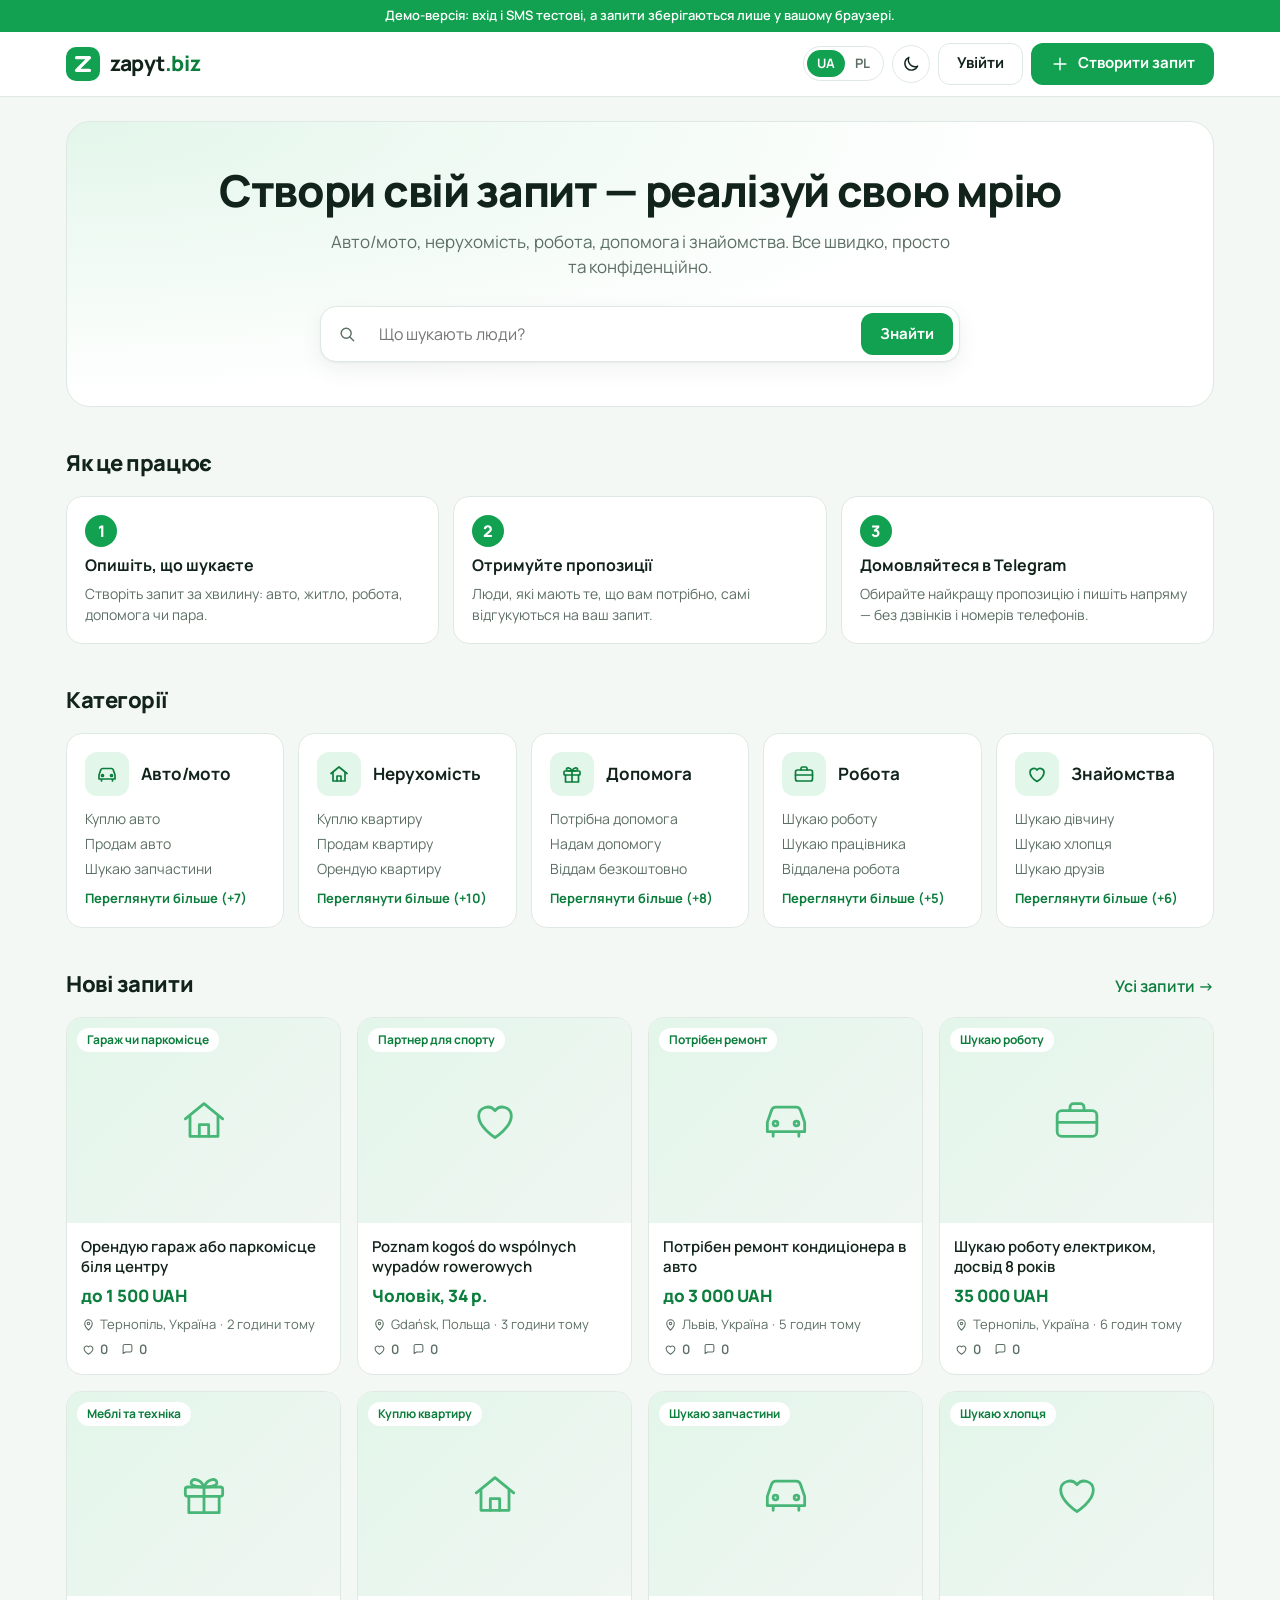
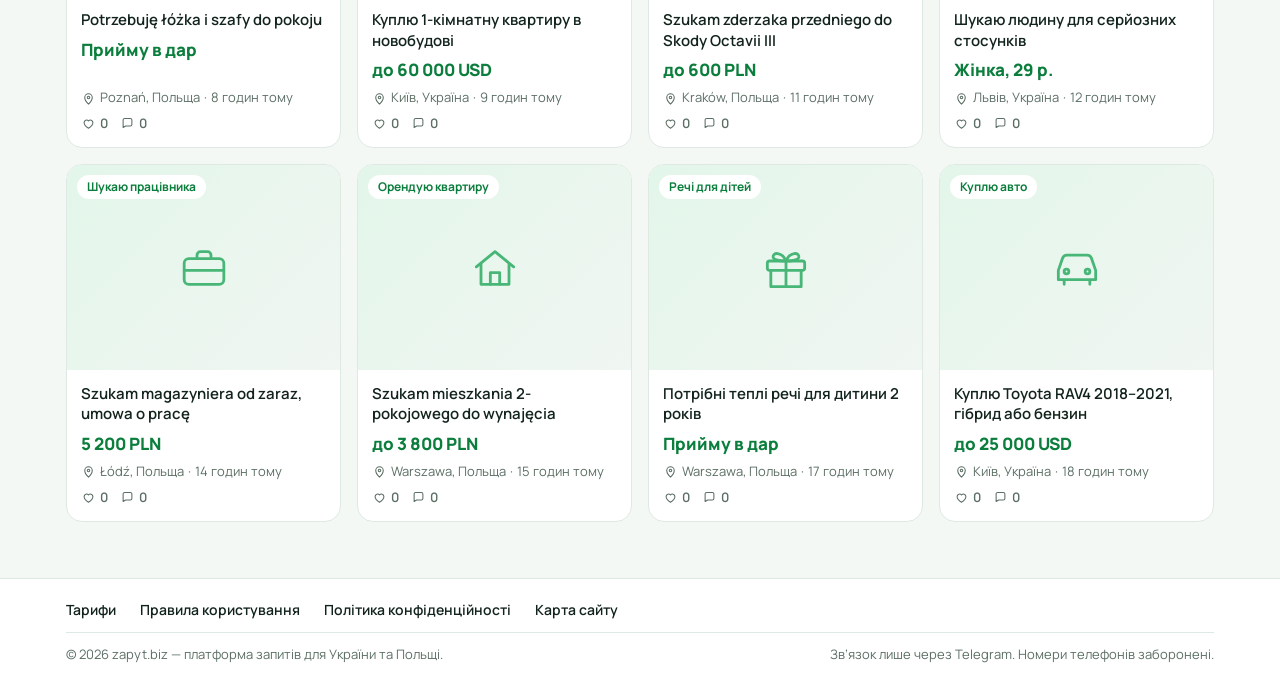
<file: index.html>
<!doctype html>
<html lang="uk">
<head>
  <meta charset="utf-8">
  <meta name="viewport" content="width=device-width, initial-scale=1">
  <title>zapyt.biz — запити на авто/мото, нерухомість, роботу</title>
  <meta name="description" content="zapyt.biz — платформа запитів: авто/мото, нерухомість, допомога, робота, знайомства. Platforma zapytań po ukraińsku i po polsku.">
  <meta name="theme-color" content="#12a150">
  <link rel="icon" href="data:image/svg+xml,%3Csvg xmlns='http://www.w3.org/2000/svg' viewBox='0 0 32 32'%3E%3Crect width='32' height='32' rx='9' fill='%2312a150'/%3E%3Cpath d='M10 10h12l-12 12h12' fill='none' stroke='%23fff' stroke-width='3.2' stroke-linecap='round' stroke-linejoin='round'/%3E%3C/svg%3E">
  <script>
    (function () {
      var theme = null;
      try { theme = localStorage.getItem('theme'); } catch (e) {}
      if (!theme) theme = matchMedia('(prefers-color-scheme: dark)').matches ? 'dark' : 'light';
      document.documentElement.dataset.theme = theme;
    })();
  </script>
  <link rel="preconnect" href="https://fonts.googleapis.com">
  <link rel="preconnect" href="https://fonts.gstatic.com" crossorigin>
  <link href="https://fonts.googleapis.com/css2?family=Manrope:wght@400;500;600;700;800&display=swap" rel="stylesheet">
  <link rel="stylesheet" href="styles.css?v=10">
</head>
<body>
  <div class="demo-banner" id="demo-banner" hidden></div>
  <header class="header">
    <div class="container header-row">
      <a class="logo" href="#/" aria-label="zapyt.biz">
        <span class="logo-mark"><svg viewBox="0 0 32 32" aria-hidden="true"><path d="M10 10h12l-12 12h12" fill="none" stroke="currentColor" stroke-width="3.2" stroke-linecap="round" stroke-linejoin="round"/></svg></span>
        <span>zapyt<b>.biz</b></span>
      </a>
      <div class="header-actions" id="header-actions"></div>
    </div>
  </header>

  <main class="container" id="app"></main>

  <footer class="footer">
    <div class="container footer-row" id="footer"></div>
  </footer>

  <div id="modal-root"></div>
  <div id="toasts" aria-live="polite"></div>

  <script src="mode.js?v=10"></script>
  <script src="i18n.js?v=10"></script>
  <script src="pages.js?v=10"></script>
  <script src="demo-api.js?v=10"></script>
  <script src="app.js?v=10"></script>
</body>
</html>
</file>
<file: styles.css>
:root {
  --bg: #f4f8f5;
  --surface: #ffffff;
  --surface-2: #f0f6f2;
  --text: #11231a;
  --muted: #5c6f64;
  --border: #dfe9e3;
  --green: #12a150;
  --green-hover: #0d8a43;
  --green-soft: #e3f6ea;
  --green-text: #0b7d3c;
  --on-green: #ffffff;
  --danger: #c93a3a;
  --shadow: 0 1px 2px rgba(16, 40, 26, .05), 0 8px 24px rgba(16, 40, 26, .06);
  --radius: 16px;
  color-scheme: light;
}

:root[data-theme="dark"] {
  --bg: #0b130f;
  --surface: #131d18;
  --surface-2: #19261f;
  --text: #e7f2ea;
  --muted: #93a79b;
  --border: #24342b;
  --green: #2ecf77;
  --green-hover: #4ddc8d;
  --green-soft: #153322;
  --green-text: #4ddc8d;
  --on-green: #05210f;
  --danger: #ff7a7a;
  --shadow: 0 1px 2px rgba(0, 0, 0, .3), 0 8px 24px rgba(0, 0, 0, .25);
  color-scheme: dark;
}

* { box-sizing: border-box; }

html { -webkit-text-size-adjust: 100%; }

body {
  margin: 0;
  min-height: 100vh;
  display: flex;
  flex-direction: column;
  background: var(--bg);
  color: var(--text);
  font: 16px/1.5 Manrope, -apple-system, "Segoe UI", Roboto, sans-serif;
}

h1, h2, h3, p { margin: 0; }
a { color: inherit; text-decoration: none; }
img { display: block; max-width: 100%; }
[hidden] { display: none !important; }

.container { width: 100%; max-width: 1180px; margin: 0 auto; padding: 0 16px; }
main.container { flex: 1; padding-top: 24px; padding-bottom: 56px; }

.icon { width: 20px; height: 20px; flex: none; }
.muted { color: var(--muted); }
.small { font-size: 13px; }
.pre { white-space: pre-wrap; overflow-wrap: anywhere; }
.link { color: var(--green-text); font-weight: 600; display: inline-flex; align-items: center; gap: 6px; }
.link:hover { text-decoration: underline; }
.stack { display: grid; gap: 12px; }

/* Смужка демо-режиму */
.demo-banner { padding: 6px 16px; background: var(--green); color: var(--on-green); font-size: 13px; font-weight: 600; text-align: center; }

/* Шапка */
.header {
  position: sticky; top: 0; z-index: 20;
  background: color-mix(in srgb, var(--surface) 88%, transparent);
  backdrop-filter: blur(12px);
  border-bottom: 1px solid var(--border);
}
.header-row { display: flex; align-items: center; justify-content: space-between; gap: 12px; height: 64px; }
.logo { display: flex; align-items: center; gap: 10px; font-size: 21px; font-weight: 800; letter-spacing: -.02em; }
.logo b { color: var(--green-text); font-weight: 800; }
.logo-mark { width: 34px; height: 34px; border-radius: 10px; background: var(--green); color: var(--on-green); display: grid; place-items: center; }
.logo-mark svg { width: 34px; height: 34px; }
.header-actions { display: flex; align-items: center; gap: 8px; }

.lang { display: flex; padding: 3px; border: 1px solid var(--border); border-radius: 999px; background: var(--surface); }
.lang button { border: 0; background: none; color: var(--muted); font: inherit; font-size: 13px; font-weight: 700; padding: 4px 10px; border-radius: 999px; cursor: pointer; }
.lang button.on { background: var(--green); color: var(--on-green); }

.icon-btn {
  width: 38px; height: 38px; display: grid; place-items: center; flex: none;
  border: 1px solid var(--border); border-radius: 999px; background: var(--surface); color: var(--text); cursor: pointer;
}
.icon-btn:hover { border-color: var(--green); color: var(--green-text); }

.user-chip { display: flex; align-items: center; gap: 8px; padding: 4px 12px 4px 4px; border: 1px solid var(--border); border-radius: 999px; background: var(--surface); font-weight: 600; font-size: 14px; }
.user-chip:hover { border-color: var(--green); }
.user-chip span:last-child { max-width: 120px; overflow: hidden; text-overflow: ellipsis; white-space: nowrap; }

.avatar { width: 30px; height: 30px; border-radius: 50%; background: var(--green-soft); color: var(--green-text); display: grid; place-items: center; font-weight: 800; font-size: 14px; object-fit: cover; flex: none; }
.avatar-lg { width: 52px; height: 52px; font-size: 22px; }

/* Кнопки */
.btn {
  display: inline-flex; align-items: center; justify-content: center; gap: 8px;
  height: 42px; padding: 0 18px; border-radius: 12px; border: 1px solid transparent;
  font: inherit; font-weight: 700; font-size: 15px; cursor: pointer; white-space: nowrap;
  transition: background .15s, border-color .15s, transform .05s;
}
.btn:active { transform: translateY(1px); }
.btn:disabled { opacity: .6; cursor: default; }
.btn-primary { background: var(--green); color: var(--on-green); }
.btn-primary:hover { background: var(--green-hover); }
.btn-ghost { background: var(--surface); border-color: var(--border); color: var(--text); }
.btn-ghost:hover { border-color: var(--green); color: var(--green-text); }
.btn-danger { background: none; border-color: var(--border); color: var(--danger); }
.btn-danger:hover { border-color: var(--danger); }
.btn-block { width: 100%; }

:focus-visible { outline: 2px solid var(--green); outline-offset: 2px; }

/* Головна */
.hero {
  padding: 44px 28px; margin-bottom: 36px; border-radius: 24px; text-align: center;
  background: radial-gradient(120% 140% at 0% 0%, var(--green-soft), var(--surface) 70%);
  border: 1px solid var(--border);
}
.hero h1 { font-size: clamp(28px, 5vw, 44px); line-height: 1.12; font-weight: 800; letter-spacing: -.03em; text-wrap: balance; }
.hero p { max-width: 620px; margin: 14px auto 26px; color: var(--muted); font-size: 17px; text-wrap: pretty; }

.search {
  display: flex; align-items: center; gap: 10px; max-width: 640px; margin: 0 auto;
  padding: 6px 6px 6px 16px; border-radius: 16px; background: var(--surface); border: 1px solid var(--border); box-shadow: var(--shadow);
}
.search:focus-within { border-color: var(--green); }
.search .icon { color: var(--muted); }
.search input { flex: 1; min-width: 0; height: 42px; border: 0; background: none; color: var(--text); font: inherit; outline: none; }
.search-compact { max-width: none; margin-bottom: 18px; }

.section-title { font-size: 22px; font-weight: 800; letter-spacing: -.02em; margin: 0 0 16px; }
.section-head { display: flex; align-items: baseline; justify-content: space-between; gap: 12px; }
#app > section + section, .grid + .section-title, p + .section-title { margin-top: 40px; }

.how { list-style: none; padding: 0; margin: 0; display: grid; grid-template-columns: repeat(auto-fit, minmax(220px, 1fr)); gap: 14px; }
.how li { display: grid; gap: 6px; padding: 18px; border-radius: var(--radius); background: var(--surface); border: 1px solid var(--border); }
.how-num { width: 32px; height: 32px; border-radius: 50%; background: var(--green); color: var(--on-green); display: grid; place-items: center; font-weight: 800; }
.how p { font-size: 14px; }

.cat-grid { display: grid; grid-template-columns: repeat(auto-fit, minmax(200px, 1fr)); gap: 14px; }
.cat-card { padding: 18px; border-radius: var(--radius); background: var(--surface); border: 1px solid var(--border); }
.cat-card:hover { border-color: var(--green); }
.cat-head { display: flex; align-items: center; gap: 12px; font-size: 17px; }
.cat-icon { width: 44px; height: 44px; border-radius: 12px; background: var(--green-soft); color: var(--green-text); display: grid; place-items: center; }
.cat-icon .icon { width: 24px; height: 24px; }
.cat-subs { display: flex; flex-direction: column; gap: 4px; margin-top: 12px; font-size: 14px; color: var(--muted); }
.cat-subs a:hover { color: var(--green-text); }
.more-btn { margin-top: 10px; padding: 0; border: 0; background: none; color: var(--green-text); font: inherit; font-size: 13px; font-weight: 700; cursor: pointer; }
.more-btn:hover { text-decoration: underline; }
.chip-more { border-style: dashed; color: var(--green-text); background: none; font: inherit; font-size: 13px; font-weight: 600; cursor: pointer; }

/* Картки */
.grid { display: grid; grid-template-columns: repeat(auto-fill, minmax(230px, 1fr)); gap: 16px; }
.card { display: flex; flex-direction: column; border-radius: var(--radius); overflow: hidden; background: var(--surface); border: 1px solid var(--border); transition: transform .15s, box-shadow .15s, border-color .15s; }
.card:hover { transform: translateY(-2px); box-shadow: var(--shadow); border-color: var(--green); }
.card.is-closed { opacity: .7; }
.card-media { position: relative; aspect-ratio: 4 / 3; background: var(--surface-2); }
.card-media img { width: 100%; height: 100%; object-fit: cover; }
.card-placeholder { width: 100%; height: 100%; display: grid; place-items: center; color: var(--green); background: linear-gradient(135deg, var(--green-soft), var(--surface-2)); }
.card-placeholder .icon { width: 56px; height: 56px; stroke-width: 1.2; opacity: .75; }
.badge { position: absolute; left: 10px; top: 10px; padding: 3px 10px; border-radius: 999px; background: var(--surface); color: var(--green-text); font-size: 12px; font-weight: 700; }
.badge-closed { left: auto; right: 10px; background: var(--text); color: var(--surface); }
.badge.static { position: static; display: inline-block; margin-bottom: 8px; }
.card-body { display: flex; flex-direction: column; gap: 6px; padding: 14px; flex: 1; }
.card-body h3 { font-size: 15px; font-weight: 600; line-height: 1.35; display: -webkit-box; -webkit-line-clamp: 2; -webkit-box-orient: vertical; overflow: hidden; }
.card-price { font-size: 17px; font-weight: 800; color: var(--green-text); }
.card-meta { display: flex; align-items: center; flex-wrap: wrap; gap: 4px; margin-top: auto; color: var(--muted); font-size: 13px; }
.card-meta .icon { width: 15px; height: 15px; }
.card-extra { margin-top: 6px; padding-top: 8px; border-top: 1px solid var(--border); font-size: 13px; color: var(--muted); display: -webkit-box; -webkit-line-clamp: 2; -webkit-box-orient: vertical; overflow: hidden; }

/* Список */
.tabs { display: flex; gap: 8px; overflow-x: auto; padding-bottom: 4px; margin-bottom: 12px; scrollbar-width: none; }
.tabs::-webkit-scrollbar { display: none; }
.tab, .chip { display: inline-flex; align-items: center; gap: 8px; flex: none; padding: 8px 14px; border-radius: 999px; border: 1px solid var(--border); background: var(--surface); font-weight: 600; font-size: 14px; }
.tab:hover, .chip:hover { border-color: var(--green); }
.tab.on { background: var(--green); border-color: var(--green); color: var(--on-green); }
.chips { display: flex; flex-wrap: wrap; gap: 8px; margin-bottom: 12px; }
.chip { padding: 5px 12px; font-size: 13px; }
.chip.on { background: var(--green-soft); border-color: var(--green); color: var(--green-text); }

.filters { display: flex; flex-wrap: wrap; align-items: flex-end; gap: 12px; padding: 16px; margin-bottom: 20px; border-radius: var(--radius); background: var(--surface); border: 1px solid var(--border); }
.filters .field { flex: 1 1 160px; }
.filters .field-narrow { flex: 1 1 100px; }
.results-count { margin-bottom: 12px; font-size: 14px; }
.pager { display: grid; grid-template-columns: 1fr auto 1fr; align-items: center; gap: 12px; margin-top: 28px; }
.pager > :last-child { justify-self: end; }
.pager > :first-child { justify-self: start; }

/* Поля */
.field { display: flex; flex-direction: column; gap: 6px; min-width: 0; }
.field > span { font-size: 13px; font-weight: 700; color: var(--muted); }
.field small, .contact-box small { font-size: 12px; color: var(--muted); }
input, select, textarea {
  width: 100%; padding: 10px 12px; border-radius: 12px; border: 1px solid var(--border);
  background: var(--surface); color: var(--text); font: inherit; font-size: 15px;
}
input, select { height: 42px; }
textarea { resize: vertical; min-height: 96px; }
input:focus, select:focus, textarea:focus { outline: none; border-color: var(--green); box-shadow: 0 0 0 3px var(--green-soft); }
.input-prefix { display: flex; align-items: center; border: 1px solid var(--border); border-radius: 12px; background: var(--surface); }
.input-prefix:focus-within { border-color: var(--green); box-shadow: 0 0 0 3px var(--green-soft); }
.input-prefix i { padding-left: 12px; color: var(--muted); font-style: normal; font-weight: 700; }
.input-prefix input { border: 0; box-shadow: none !important; background: none; padding-left: 4px; }

/* Панелі, сторінка запиту */
.panel { padding: 22px; border-radius: var(--radius); background: var(--surface); border: 1px solid var(--border); }
.panel h2 { font-size: 18px; font-weight: 800; margin-bottom: 10px; }
.back { display: inline-flex; align-items: center; gap: 4px; margin-bottom: 16px; color: var(--muted); font-weight: 600; font-size: 14px; }
.back:hover { color: var(--green-text); }

.detail { display: grid; grid-template-columns: minmax(0, 1fr) 340px; gap: 20px; align-items: start; }
.detail-main, .detail-side { display: grid; gap: 16px; min-width: 0; }
.detail-side { position: sticky; top: 84px; }
.detail-side h1 { font-size: 22px; line-height: 1.25; font-weight: 800; letter-spacing: -.02em; overflow-wrap: anywhere; }
.detail-price { margin: 10px 0; font-size: 26px; font-weight: 800; color: var(--green-text); }
.detail-side .panel { display: grid; gap: 10px; }
.detail-side .detail-price { margin: 0; }
.author { display: flex; align-items: center; gap: 12px; }
.contact-nick { text-align: center; font-weight: 700; color: var(--green-text); }

.gallery { border-radius: var(--radius); overflow: hidden; background: var(--surface); border: 1px solid var(--border); }
.gallery > img { width: 100%; max-height: 520px; object-fit: contain; background: var(--surface-2); }
.gallery-placeholder { aspect-ratio: 16 / 7; }
.thumbs { display: flex; gap: 8px; padding: 10px; overflow-x: auto; }
.thumbs button { flex: none; width: 76px; height: 58px; padding: 0; border-radius: 10px; overflow: hidden; border: 2px solid transparent; background: none; cursor: pointer; }
.thumbs button.on { border-color: var(--green); }
.thumbs img { width: 100%; height: 100%; object-fit: cover; }

.response { display: flex; gap: 12px; padding: 14px 0; border-top: 1px solid var(--border); }
.response:first-of-type { margin-top: 12px; }
.response > div { display: grid; gap: 6px; min-width: 0; }
.response-head { display: flex; align-items: baseline; flex-wrap: wrap; gap: 8px; }
.quote { padding: 12px 14px; border-radius: 12px; background: var(--green-soft); }
.panel .stack { margin-top: 12px; }
.panel .stack .btn { justify-self: start; }

/* Форма запиту */
.form { max-width: 760px; margin: 0 auto; display: grid; gap: 18px; }
.form h1 { font-size: 26px; font-weight: 800; letter-spacing: -.02em; }
.row { display: grid; grid-template-columns: 1fr 1fr; gap: 14px; }
.photo-list { display: flex; flex-wrap: wrap; gap: 10px; }
.photo { position: relative; width: 104px; height: 80px; border-radius: 12px; overflow: hidden; border: 1px solid var(--border); }
.photo img { width: 100%; height: 100%; object-fit: cover; }
.photo button { position: absolute; top: 4px; right: 4px; width: 24px; height: 24px; padding: 0; border: 0; border-radius: 50%; background: rgba(0, 0, 0, .6); color: #fff; display: grid; place-items: center; cursor: pointer; }
.photo button .icon { width: 14px; height: 14px; }
.photo-add { display: grid; place-items: center; align-content: center; gap: 2px; border-style: dashed; background: var(--surface-2); color: var(--muted); font: inherit; font-size: 12px; font-weight: 600; cursor: pointer; }
.photo-add:hover { border-color: var(--green); color: var(--green-text); }
.contact-box { display: flex; align-items: center; gap: 14px; padding: 14px; border-radius: 12px; background: var(--green-soft); }
.contact-box > div:last-child { display: grid; gap: 2px; }
.contact-icon { width: 42px; height: 42px; border-radius: 50%; background: var(--green); color: var(--on-green); display: grid; place-items: center; flex: none; }
.form-actions { display: flex; justify-content: flex-end; gap: 10px; }

.me-head { display: flex; align-items: center; justify-content: space-between; flex-wrap: wrap; gap: 14px; margin-bottom: 32px; }
.me-head h1 { font-size: 22px; font-weight: 800; }

/* Порожні стани, завантаження */
.empty { padding: 56px 20px; text-align: center; border-radius: var(--radius); border: 1px dashed var(--border); background: var(--surface); display: grid; gap: 8px; justify-items: center; }
.empty-icon { width: 52px; height: 52px; border-radius: 50%; background: var(--green-soft); color: var(--green-text); display: grid; place-items: center; }
.loading { display: flex; justify-content: center; gap: 6px; padding: 48px 0; }
.loading span { width: 9px; height: 9px; border-radius: 50%; background: var(--green); animation: pulse 1s infinite ease-in-out; }
.loading span:nth-child(2) { animation-delay: .15s; }
.loading span:nth-child(3) { animation-delay: .3s; }
@keyframes pulse { 0%, 80%, 100% { opacity: .25; transform: scale(.8); } 40% { opacity: 1; transform: scale(1); } }

/* Вікно входу */
.modal-backdrop { position: fixed; inset: 0; z-index: 50; display: grid; place-items: center; padding: 16px; background: rgba(5, 15, 10, .55); backdrop-filter: blur(3px); }
.modal { position: relative; width: 100%; max-width: 420px; padding: 32px 26px 26px; border-radius: 22px; background: var(--surface); border: 1px solid var(--border); box-shadow: var(--shadow); display: grid; gap: 14px; text-align: center; }
.modal h2 { font-size: 22px; font-weight: 800; letter-spacing: -.02em; }
.modal .field { text-align: left; }
.modal-close { position: absolute; top: 12px; right: 12px; border: 0; }
.modal-icon { width: 56px; height: 56px; margin: 0 auto; border-radius: 50%; background: var(--green-soft); color: var(--green-text); display: grid; place-items: center; }
.modal-icon .icon { width: 28px; height: 28px; }
.tg-widget { min-height: 48px; display: grid; place-items: center; }
.notice { padding: 12px 14px; border-radius: 12px; background: var(--surface-2); border: 1px dashed var(--border); font-size: 13px; text-align: left; color: var(--muted); }
.notice b { color: var(--text); }

#toasts { position: fixed; left: 50%; bottom: 20px; transform: translateX(-50%); z-index: 60; display: grid; gap: 8px; width: min(92vw, 420px); pointer-events: none; }
.toast { padding: 12px 16px; border-radius: 12px; background: var(--text); color: var(--bg); font-weight: 600; font-size: 14px; box-shadow: var(--shadow); animation: rise .2s ease-out; }
.toast-error { background: var(--danger); color: #fff; }
:root[data-theme="dark"] .toast-error { color: #2a0808; }
@keyframes rise { from { opacity: 0; transform: translateY(8px); } }

.footer { border-top: 1px solid var(--border); background: var(--surface); }
.footer-row { display: flex; flex-wrap: wrap; justify-content: space-between; gap: 6px 24px; padding-top: 20px; padding-bottom: 20px; color: var(--muted); font-size: 13px; }

/* Підвал із посиланнями */
.footer-row { flex-direction: column; gap: 12px; }
.footer-links { display: flex; flex-wrap: wrap; gap: 8px 24px; font-size: 14px; font-weight: 600; color: var(--text); }
.footer-links a:hover { color: var(--green-text); }
.footer-note { display: flex; flex-wrap: wrap; justify-content: space-between; gap: 6px 24px; padding-top: 12px; border-top: 1px solid var(--border); }

/* Інформаційні сторінки */
.prose { max-width: 820px; margin: 0 auto; }
.prose h1 { font-size: 28px; font-weight: 800; letter-spacing: -.02em; margin-bottom: 4px; }
.prose h2 { font-size: 18px; margin: 26px 0 8px; }
.prose p, .prose li { color: var(--text); line-height: 1.65; }
.prose ul { margin: 8px 0; padding-left: 22px; }
.prose li + li { margin-top: 4px; }
.prose a { color: var(--green-text); font-weight: 600; }
.prose a:hover { text-decoration: underline; }
.sitemap { display: grid; grid-template-columns: repeat(auto-fill, minmax(190px, 1fr)); gap: 4px 28px; }
.sitemap ul { list-style: none; padding: 0; }
.sitemap h2 a { color: var(--text); }

/* Тарифи */
.pricing-head { max-width: 640px; margin: 8px auto 28px; text-align: center; }
.pricing-head h1 { font-size: clamp(28px, 4vw, 38px); font-weight: 800; letter-spacing: -.03em; margin-bottom: 8px; }
.plans { display: grid; grid-template-columns: repeat(auto-fit, minmax(250px, 1fr)); gap: 18px; align-items: stretch; }
.plan { position: relative; display: flex; flex-direction: column; gap: 6px; padding: 26px; }
.plan h2 { font-size: 20px; margin: 0; }
.plan-popular { border: 2px solid var(--green); box-shadow: var(--shadow); }
.plan-tag { position: absolute; top: -12px; left: 24px; padding: 3px 12px; border-radius: 999px; background: var(--green); color: var(--on-green); font-size: 12px; font-weight: 700; }
.plan-price { display: flex; align-items: baseline; gap: 8px; margin: 12px 0 6px; }
.plan-price b { font-size: 32px; font-weight: 800; letter-spacing: -.02em; }
.plan ul { list-style: none; padding: 0; margin: 8px 0 20px; display: grid; gap: 10px; flex: 1; align-content: start; }
.plan li { display: flex; gap: 10px; align-items: flex-start; font-size: 15px; }
.plan li .icon { color: var(--green-text); margin-top: 2px; }
.pricing-note { text-align: center; margin-top: 20px; }

/* Підтвердження номера */
.code-input { text-align: center; font-size: 24px; font-weight: 800; letter-spacing: .35em; height: 54px; }
.dev-code { font-size: 18px; letter-spacing: .12em; color: var(--green-text) !important; }
.verify-links { display: flex; flex-wrap: wrap; justify-content: space-between; gap: 8px; }
.link-btn { border: 0; padding: 0; background: none; font: inherit; font-size: 13px; font-weight: 600; color: var(--green-text); cursor: pointer; }
.link-btn:disabled { color: var(--muted); cursor: default; }
.banner { display: flex; flex-wrap: wrap; align-items: center; justify-content: space-between; gap: 12px; padding: 14px 18px; margin: -16px 0 32px; border-radius: var(--radius); background: var(--green-soft); border: 1px solid var(--green); font-weight: 600; }
.verified-line { display: flex; align-items: center; gap: 8px; margin: -16px 0 32px; color: var(--green-text); font-weight: 600; font-size: 14px; }

/* Формати каталогу */
.results-bar { display: flex; align-items: center; justify-content: space-between; gap: 12px; margin-bottom: 12px; }
.results-bar .results-count { margin: 0; }
.view-switch { display: flex; padding: 3px; border: 1px solid var(--border); border-radius: 12px; background: var(--surface); }
.view-switch button { display: flex; align-items: center; gap: 6px; padding: 6px 10px; border: 0; border-radius: 9px; background: none; color: var(--muted); font: inherit; font-size: 13px; font-weight: 600; cursor: pointer; }
.view-switch button .icon { width: 18px; height: 18px; }
.view-switch button.on { background: var(--green-soft); color: var(--green-text); }

.rows { display: grid; gap: 12px; }
.row-card { display: flex; gap: 16px; padding: 12px; border-radius: var(--radius); background: var(--surface); border: 1px solid var(--border); transition: border-color .15s, box-shadow .15s; }
.row-card:hover { border-color: var(--green); box-shadow: var(--shadow); }
.row-media { flex: 0 0 200px; aspect-ratio: 4 / 3; border-radius: 12px; overflow: hidden; background: var(--surface-2); }
.row-media img { width: 100%; height: 100%; object-fit: cover; }
.row-media .card-placeholder .icon { width: 44px; height: 44px; }
.row-body { flex: 1; min-width: 0; display: flex; flex-direction: column; gap: 6px; }
.row-sub { font-size: 12px; font-weight: 700; color: var(--green-text); }
.row-body h3 { font-size: 17px; font-weight: 700; line-height: 1.3; overflow-wrap: anywhere; }
.row-excerpt { color: var(--muted); font-size: 14px; display: -webkit-box; -webkit-line-clamp: 2; -webkit-box-orient: vertical; overflow: hidden; }
.row-foot { margin-top: auto; display: flex; flex-wrap: wrap; align-items: center; justify-content: space-between; gap: 6px 12px; }
.row-foot .card-meta { margin-top: 0; }

.lines { border: 1px solid var(--border); border-radius: var(--radius); background: var(--surface); overflow: hidden; }
.line { display: flex; align-items: center; gap: 12px; padding: 10px 14px; }
.line + .line { border-top: 1px solid var(--border); }
.line:hover { background: var(--surface-2); }
.line-icon { width: 44px; height: 44px; flex: none; display: grid; place-items: center; overflow: hidden; border-radius: 10px; background: var(--green-soft); color: var(--green-text); }
.line-icon img { width: 100%; height: 100%; object-fit: cover; }
.line-main { flex: 1; min-width: 0; display: grid; gap: 2px; }
.line-main b, .line-main small { white-space: nowrap; overflow: hidden; text-overflow: ellipsis; }
.line-main b { font-size: 15px; font-weight: 600; }
.line-main small { font-size: 12px; color: var(--muted); }
.line-price { font-size: 14px; font-weight: 800; color: var(--green-text); white-space: nowrap; }
.row-card.is-closed, .line.is-closed { opacity: .7; }

/* Стрічка запитів на телефоні */
body.feed-open { overflow: hidden; }
.feed { position: fixed; inset: 0; z-index: 40; background: var(--bg); }
.feed-top { position: absolute; top: 0; left: 0; right: 0; z-index: 2; display: flex; align-items: center; gap: 10px; padding: 10px 12px; background: linear-gradient(rgba(0, 0, 0, .5), transparent); color: #fff; pointer-events: none; }
.feed-top > * { pointer-events: auto; }
.feed-top .icon-btn { background: rgba(0, 0, 0, .35); border-color: transparent; color: #fff; }
.feed-counter { font-size: 13px; font-weight: 700; }
.feed-logo { margin-left: auto; font-weight: 800; }
.feed-logo b { color: #7ef0ad; }
.feed-scroll { height: 100%; overflow-y: auto; scroll-snap-type: y mandatory; overscroll-behavior: contain; scrollbar-width: none; }
.feed-scroll::-webkit-scrollbar { display: none; }
.slide { height: 100%; scroll-snap-align: start; scroll-snap-stop: always; display: flex; flex-direction: column; overflow: hidden; background: var(--surface); }
.slide-media { position: relative; flex: 0 0 46%; background: var(--surface-2); }
.slide-media .badge { top: 62px; left: 14px; }
.slide-photos { display: flex; height: 100%; overflow-x: auto; scroll-snap-type: x mandatory; scrollbar-width: none; }
.slide-photos::-webkit-scrollbar { display: none; }
.slide-photos img { flex: 0 0 100%; width: 100%; height: 100%; object-fit: cover; scroll-snap-align: start; }
.slide-placeholder { height: 100%; }
.slide-placeholder .icon { width: 84px; height: 84px; }
.slide-count { position: absolute; right: 12px; bottom: 12px; display: flex; align-items: center; gap: 4px; padding: 3px 9px; border-radius: 999px; background: rgba(0, 0, 0, .55); color: #fff; font-size: 12px; font-weight: 700; }
.slide-count .icon { width: 14px; height: 14px; }
.slide-info { flex: 1; min-height: 0; display: flex; flex-direction: column; gap: 8px; padding: 16px 16px calc(16px + env(safe-area-inset-bottom)); }
.slide-price { font-size: 24px; font-weight: 800; color: var(--green-text); letter-spacing: -.01em; }
.slide-info h2 { font-size: 19px; line-height: 1.3; font-weight: 800; overflow-wrap: anywhere; }
.slide-info .card-meta { margin-top: 0; }
.slide-text { min-height: 0; overflow: hidden; display: -webkit-box; -webkit-line-clamp: 5; -webkit-box-orient: vertical; color: var(--muted); font-size: 15px; white-space: pre-line; }
.slide-more { font-size: 14px; }
.slide-author { display: flex; align-items: center; gap: 8px; font-size: 14px; font-weight: 600; }
.slide-actions { display: flex; gap: 10px; margin-top: auto; }
.slide-actions .btn { height: 48px; }
.slide-actions > :first-child { flex: 1; }
.slide-icon-btn { width: 48px; padding: 0; flex: none; }
.feed-hint { position: absolute; left: 50%; bottom: 120px; z-index: 3; transform: translateX(-50%); display: flex; align-items: center; gap: 8px; width: max-content; max-width: calc(100% - 32px); padding: 10px 16px; border-radius: 999px; background: rgba(0, 0, 0, .75); color: #fff; font-size: 14px; font-weight: 600; pointer-events: none; animation: bob 1.2s ease-in-out infinite; }
@keyframes bob { 50% { transform: translate(-50%, -6px); } }

.feed.list-mode .feed-top { flex-wrap: wrap; row-gap: 8px; padding-bottom: 18px; background: linear-gradient(rgba(0, 0, 0, .6), transparent); }
.feed.list-mode .feed-logo { margin-left: auto; }
.feed-cats { flex: 0 0 100%; display: flex; gap: 6px; overflow-x: auto; scrollbar-width: none; }
.feed-cats::-webkit-scrollbar { display: none; }
.feed-cats a { flex: none; padding: 6px 12px; border-radius: 999px; background: rgba(0, 0, 0, .35); color: #fff; font-size: 13px; font-weight: 700; }
.feed-cats a.on { background: #fff; color: #0b7d3c; }
.feed.list-mode .slide-media .badge { top: 112px; }
.slide-empty { display: grid; place-items: center; padding: 120px 16px 16px; }
.slide-empty .empty { width: 100%; }

/* Лайки та коментарі */
.social-counts { display: flex; gap: 12px; color: var(--muted); font-size: 13px; font-weight: 600; }
.social-counts > span { display: inline-flex; align-items: center; gap: 4px; }
.social-counts .icon { width: 15px; height: 15px; }
.social-counts .liked { color: #e0245e; }
.liked .icon { fill: currentColor; }
.reactions { display: flex; gap: 8px; margin-top: 4px; }
.react { display: inline-flex; align-items: center; gap: 6px; height: 38px; padding: 0 14px; border-radius: 999px; border: 1px solid var(--border); background: var(--surface); color: var(--text); font: inherit; font-weight: 700; font-size: 14px; cursor: pointer; }
.react:hover { border-color: var(--green); }
.react.liked { color: #e0245e; border-color: #f3b4c7; background: color-mix(in srgb, #e0245e 8%, var(--surface)); }
.comments { display: grid; gap: 12px; margin-top: 12px; }
.comment-list { display: grid; }
.comment { display: flex; gap: 10px; padding: 12px 0; border-top: 1px solid var(--border); }
.comment:first-child { border-top: 0; padding-top: 4px; }
.comment-body { display: grid; gap: 4px; min-width: 0; flex: 1; }
.comment-head { display: flex; align-items: center; flex-wrap: wrap; gap: 4px 8px; }
.comment-head b { font-size: 14px; }
.comment-tag { padding: 1px 8px; border-radius: 999px; background: var(--green-soft); color: var(--green-text); font-size: 11px; font-weight: 700; }
.comment-body p { font-size: 15px; }
.comment-del { margin-left: auto; width: 26px; height: 26px; display: grid; place-items: center; padding: 0; border: 0; border-radius: 50%; background: none; color: var(--muted); cursor: pointer; }
.comment-del:hover { background: var(--surface-2); color: var(--danger); }
.comment-del .icon { width: 14px; height: 14px; }
.comment-empty { padding: 4px 0; }
.comment-form { display: flex; gap: 8px; align-items: flex-end; }
.comment-form textarea { min-height: 44px; flex: 1; }
.comment-form .btn { flex: none; }
.comments-sheet { max-height: 86vh; display: flex; flex-direction: column; }
.comments-sheet .comments { min-height: 0; flex: 1; display: flex; flex-direction: column; }
.comments-sheet .comment-list { overflow-y: auto; max-height: 52vh; overscroll-behavior: contain; }
.slide-rail { position: absolute; right: 12px; bottom: 12px; z-index: 1; display: grid; gap: 10px; }
.rail-btn { width: 52px; display: grid; justify-items: center; gap: 2px; padding: 8px 0 6px; border: 0; border-radius: 16px; background: rgba(0, 0, 0, .45); color: #fff; font: inherit; font-size: 12px; font-weight: 700; cursor: pointer; }
.rail-btn .icon { width: 26px; height: 26px; }
.rail-btn.liked { color: #ff4d7d; }
.slide-media .slide-count { right: auto; left: 12px; }

/* Нижня панель для пропозиції */
.sheet-backdrop { place-items: end center; padding: 0; }
.sheet { max-width: 640px; border-radius: 22px 22px 0 0; text-align: left; padding-bottom: calc(26px + env(safe-area-inset-bottom)); }
.sheet h2 { padding-right: 36px; }

@media (max-width: 860px) {
  .detail { grid-template-columns: 1fr; }
  .detail-side { position: static; order: -1; }
}

@media (max-width: 640px) {
  .header-row { height: 58px; gap: 8px; }
  .logo { font-size: 18px; }
  .logo-mark, .logo-mark svg { width: 30px; height: 30px; }
  .header-actions { gap: 6px; }
  #create-btn { width: 40px; height: 40px; padding: 0; border-radius: 999px; }
  #create-btn span, .user-chip span:last-child { display: none; }
  .user-chip { padding: 3px; }
  #login-btn { padding: 0 12px; height: 38px; font-size: 14px; }
  .hero { padding: 30px 18px; }
  .search .btn { padding: 0 14px; }
  .grid { grid-template-columns: repeat(2, minmax(0, 1fr)); gap: 10px; }
  .card-body { padding: 10px; }
  .card-price { font-size: 15px; }
  .row { grid-template-columns: 1fr; }
  .panel { padding: 16px; }
  .form-actions .btn { flex: 1; }
  .view-switch button span { display: none; }
  .row-card { gap: 12px; padding: 10px; }
  .row-media { flex-basis: 110px; }
  .row-body h3 { font-size: 15px; }
  .row-excerpt { -webkit-line-clamp: 2; font-size: 13px; }
}

@media (prefers-reduced-motion: reduce) {
  * { animation: none !important; transition: none !important; }
}

/* На середній ширині кнопка створення стискається до «+», щоб шапка не обрізалась */
@media (max-width: 820px) {
  #create-btn { width: 40px; height: 40px; padding: 0; border-radius: 999px; }
  #create-btn span { display: none; }
}
</file>
